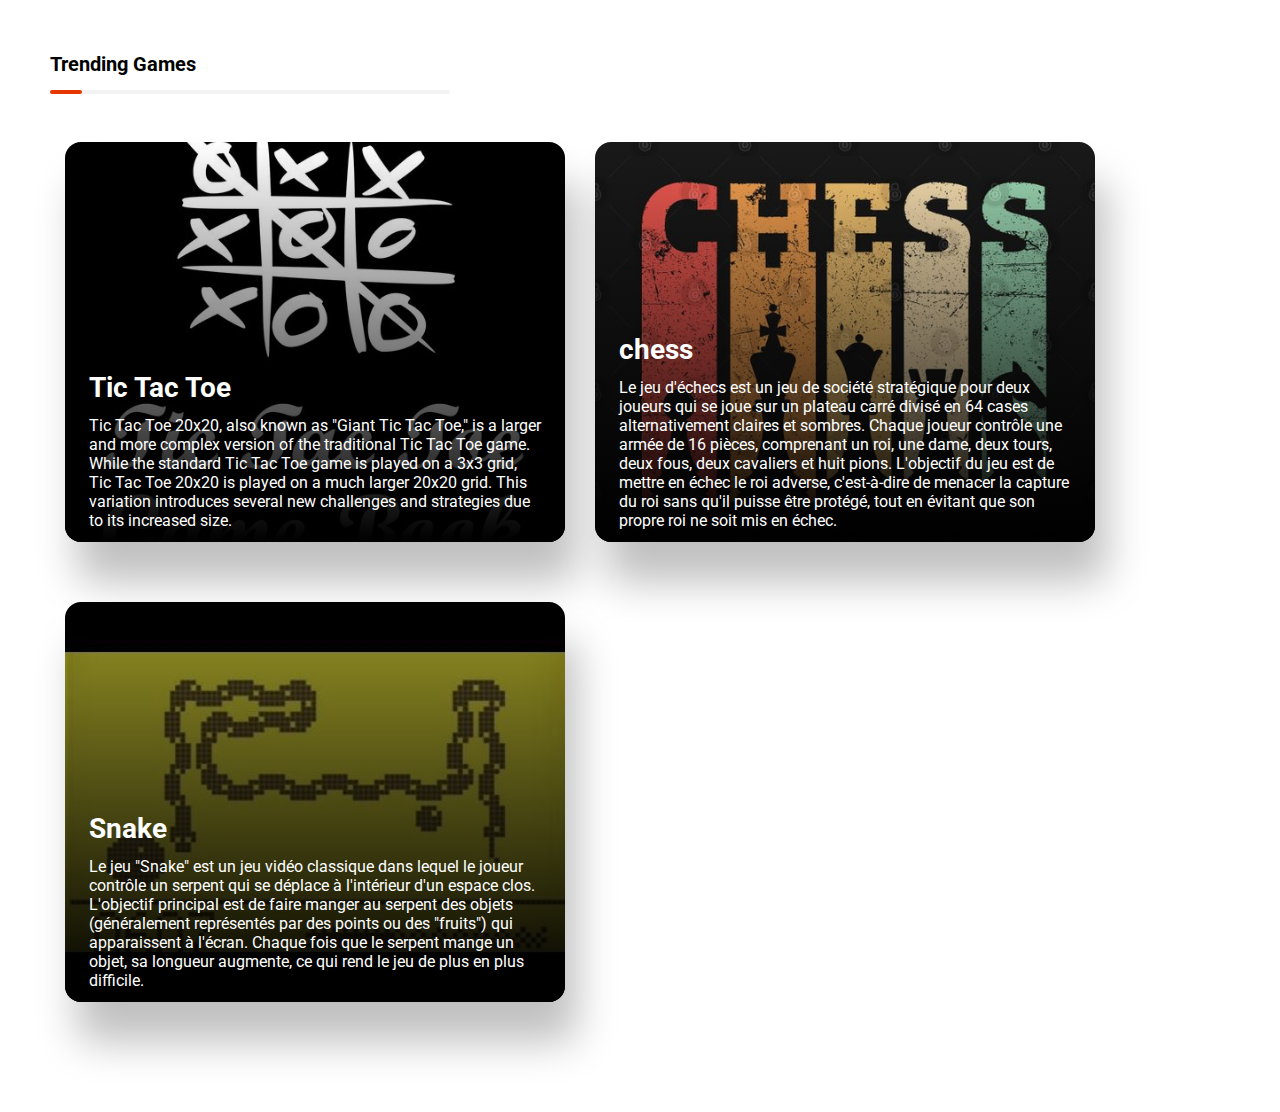
<file: index.html>
<!DOCTYPE html>
<html lang="en">
<head>
    <meta charset="UTF-8">
    <meta name="viewport" content="width=device-width, initial-scale=1.0">
    <link rel="stylesheet" href="/Style/style.css">
    <link rel="icon"  type="image/x-icon" href="image/cddea39b17378d5fc6eae06d00c6738d.jpg">
    <title>Tic Tac Toe</title>
</head>
<body>
    <section class="game-section">
        <h2 class="line-title">trending games</h2>
        <div class="games">
        <a href="TicTacToe.html">
            <div class="owl-carousel custom-carousel owl-theme">
                <div class="item active" style="background-image: url(image/3079089042aacaceb477a42924634fe5.jpg);">
                  <div class="item-desc">
                    <h3>Tic Tac Toe</h3>
                    <p>Tic Tac Toe 20x20, also known as "Giant Tic Tac Toe," is a larger and more complex version of the
                       traditional Tic Tac Toe game. While the standard Tic Tac Toe game is played on a 3x3 grid,
                       Tic Tac Toe 20x20 is played on a much larger 20x20 grid.
                       This variation introduces several new challenges and strategies due to its increased size.</p>
                  </div>
                </div>
              </div>
        </a>
        <a href="">
          <div class="owl-carousel custom-carousel owl-theme">
              <div class="item active" style="background-image: url(image/chess.jpg);">
                <div class="item-desc">
                  <h3>chess</h3>
                  <p> 
                    Le jeu d'échecs est un jeu de société stratégique pour deux joueurs qui se joue sur un plateau carré divisé en 64 cases alternativement claires et sombres. 
                    Chaque joueur contrôle une armée de 16 pièces, comprenant un roi, une dame, deux tours, deux fous, deux cavaliers et huit pions. L'objectif du jeu est de mettre en échec le roi adverse,
                     c'est-à-dire de menacer la capture du roi sans qu'il puisse être protégé, tout en évitant que son propre roi ne soit mis en échec.</p>
                </div>
              </div>
            </div>
      </a>
      <a href="">
        <div class="owl-carousel custom-carousel owl-theme">
            <div class="item active" style="background-image: url(image/d22010476be1ab86bcefdc5c80738b7b.jpg);">
              <div class="item-desc">
                <h3>Snake</h3>
                <p>
                  Le jeu "Snake" est un jeu vidéo classique dans lequel le joueur contrôle un serpent qui se déplace à l'intérieur d'un espace clos. L'objectif principal est de faire manger au serpent des objets (généralement représentés par des points ou des "fruits") qui apparaissent à l'écran. Chaque fois que le serpent mange un objet, sa longueur augmente, ce qui rend le jeu de plus en plus difficile.
              </div>
            </div>
          </div>
    </a>
    
    </div>
        </div>
      </section>
</body>
<script src="Script/script.js"></script>
</html>
</file>
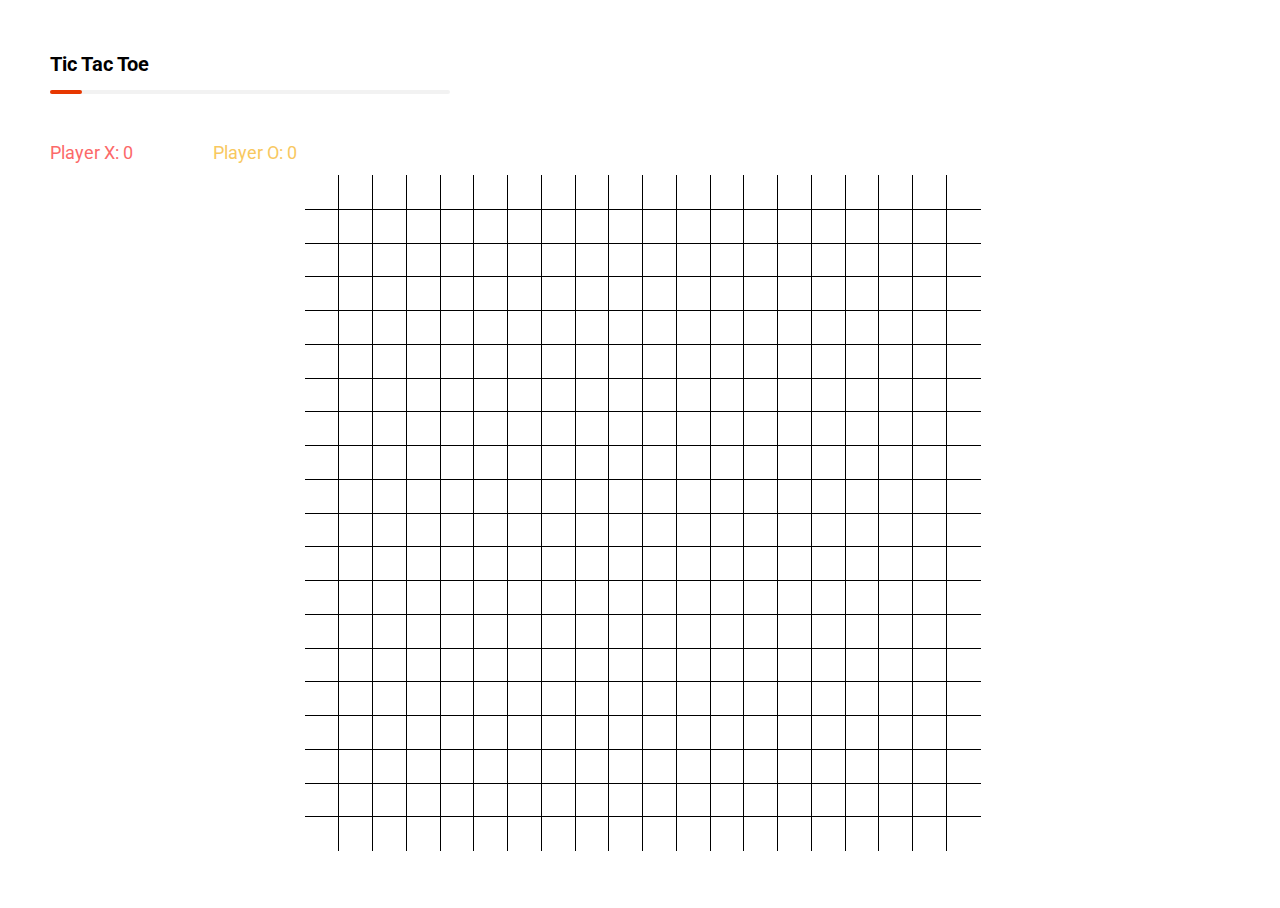
<file: TicTacToe.html>
<!DOCTYPE html>
<html lang="en">
<head>
    <meta charset="UTF-8">
    <meta name="viewport" content="width=device-width, initial-scale=1.0">
    <link rel="stylesheet" href="/Style/style.css">
    <link rel="icon"  type="image/x-icon" href="image/cddea39b17378d5fc6eae06d00c6738d.jpg">
    <title>Tic Tac Toe</title>
</head>
<body>
    <section class="game-section">
        <h2 class="line-title">Tic Tac Toe</h2>
        <div class="scores">
            <div class="playerX-score">Player X: 0</div>
            <div class="playerO-score">Player O: 0</div>
        </div>
        <div id="win-message" class="hidden">
            <p></p>
        </div>      
        <div class="board">
        </div>
    </section>
</body>
<script src="Script/script.js"></script>
</html>
</file>
<file: Style/style.css>
@charset "utf-8";

/******* Fonts Import Start **********/
@import url("https://fonts.googleapis.com/css2?family=Roboto:wght@400;700&display=swap");
/********* Fonts Face CSS End **********/

/******* Common Element CSS Start ******/
* {
  margin: 0px;
  padding: 0px;
}
body {
  font-family: "Roboto", sans-serif;
  font-size: 16px;
}
.clear {
  clear: both;
}
img {
  max-width: 100%;
  border: 0px;
}
ul,
ol {
  list-style: none;
}
a {
  text-decoration: none;
  color: inherit;
  outline: none;
  transition: all 0.4s ease-in-out;
  -webkit-transition: all 0.4s ease-in-out;
}
a:focus,
a:active,
a:visited,
a:hover {
  text-decoration: none;
  outline: none;
}
a:hover {
  color: #e73700;
}
h2 {
  margin-bottom: 48px;
  padding-bottom: 16px;
  font-size: 20px;
  line-height: 28px;
  font-weight: 700;
  position: relative;
  text-transform: capitalize;
}
h3 {
  margin: 0 0 10px;
  font-size: 28px;
  line-height: 36px;
}
button {
  outline: none !important;
}
/******* Common Element CSS End *********/

/* -------- title style ------- */
.line-title {
  position: relative;
  width: 400px;
}
.line-title::before,
.line-title::after {
  content: "";
  position: absolute;
  bottom: 0;
  left: 0;
  height: 4px;
  border-radius: 2px;
}
.line-title::before {
  width: 100%;
  background: #f2f2f2;
}
.line-title::after {
  width: 32px;
  background: #e73700;
}

/******* Middle section CSS Start ******/
/* -------- Landing page ------- */
.games{
display: flex;
flex-wrap: wrap;

}
.game-section {
  padding: 50px 50px;
}
.game-section .owl-stage {
  margin: 15px 0;
  display: flex;
  display: -webkit-flex;
}
.game-section .item {
  margin: 0 15px 60px;
  width: 320px;
  height: 400px;
  display: flex;
  display: -webkit-flex;
  align-items: flex-end;
  -webkit-align-items: flex-end;
  background: #343434 no-repeat center center / cover;
  border-radius: 16px;
  overflow: hidden;
  position: relative;
  transition: all 0.4s ease-in-out;
  -webkit-transition: all 0.4s ease-in-out;
  cursor: pointer;
}
.game-section .item.active {
  width: 500px;
  box-shadow: 12px 40px 40px rgba(0, 0, 0, 0.25);
  -webkit-box-shadow: 12px 40px 40px rgba(0, 0, 0, 0.25);
}
.game-section .item:after {
  content: "";
  display: block;
  position: absolute;
  height: 100%;
  width: 100%;
  left: 0;
  top: 0;
  background-image: linear-gradient(rgba(0, 0, 0, 0), rgba(0, 0, 0, 1));
}
.game-section .item-desc {
  padding: 0 24px 12px;
  color: #fff;
  position: relative;
  z-index: 1;
  overflow: hidden;
  transform: translateY(calc(100% - 54px));
  -webkit-transform: translateY(calc(100% - 54px));
  transition: all 0.4s ease-in-out;
  -webkit-transition: all 0.4s ease-in-out;
}
.game-section .item.active .item-desc {
  transform: none;
  -webkit-transform: none;
}
.game-section .item-desc p {
  opacity: 0;
  -webkit-transform: translateY(32px);
  transform: translateY(32px);
  transition: all 0.4s ease-in-out 0.2s;
  -webkit-transition: all 0.4s ease-in-out 0.2s;
}
.game-section .item.active .item-desc p {
  opacity: 1;
  -webkit-transform: translateY(0);
  transform: translateY(0);
}
.game-section .owl-theme.custom-carousel .owl-dots {
  margin-top: -20px;
  position: relative;
  z-index: 5;
}
/******** Middle section CSS End *******/

/***** responsive css Start ******/

@media (min-width: 992px) and (max-width: 1199px) {
  h2 {
    margin-bottom: 32px;
  }
  h3 {
    margin: 0 0 8px;
    font-size: 24px;
    line-height: 32px;
  }

  /* -------- Landing page ------- */
  .game-section {
    padding: 50px 30px;
  }
  .game-section .item {
    margin: 0 12px 60px;
    width: 260px;
    height: 360px;
  }
  .game-section .item.active {
    width: 400px;
  }
  .game-section .item-desc {
    transform: translateY(calc(100% - 46px));
    -webkit-transform: translateY(calc(100% - 46px));
  }
}

@media (min-width: 768px) and (max-width: 991px) {
  h2 {
    margin-bottom: 32px;
  }
  h3 {
    margin: 0 0 8px;
    font-size: 24px;
    line-height: 32px;
  }
  .line-title {
    width: 330px;
  }

  /* -------- Landing page ------- */
  .game-section {
    padding: 50px 30px 40px;
  }
  .game-section .item {
    margin: 0 12px 60px;
    width: 240px;
    height: 330px;
  }
  .game-section .item.active {
    width: 360px;
  }
  .game-section .item-desc {
    transform: translateY(calc(100% - 42px));
    -webkit-transform: translateY(calc(100% - 42px));
  }
}

@media (max-width: 767px) {
  body {
    font-size: 14px;
  }
  h2 {
    margin-bottom: 20px;
  }
  h3 {
    margin: 0 0 8px;
    font-size: 19px;
    line-height: 24px;
  }
  .line-title {
    width: 250px;
  }

  /* -------- Landing page ------- */
  .game-section {
    padding: 30px 15px 20px;
  }
  .game-section .item {
    margin: 0 10px 40px;
    width: 200px;
    height: 280px;
  }
  .game-section .item.active {
    width: 270px;
    box-shadow: 6px 10px 10px rgba(0, 0, 0, 0.25);
    -webkit-box-shadow: 6px 10px 10px rgba(0, 0, 0, 0.25);
  }
  .game-section .item-desc {
    padding: 0 14px 5px;
    transform: translateY(calc(100% - 42px));
    -webkit-transform: translateY(calc(100% - 42px));
  }
}



/* Style the game board */
.board {
  width: 75vh;
  height: 75vh;
  display: grid;
  grid-template-columns: repeat(20, 1fr); /* Create a 3x3 grid */
  grid-template-rows: repeat(20, 1fr);
  margin: 10px auto;
  justify-content: center;
}

/* Style the individual cells */
.board div {
  width: 100%;
  height: 100%;
  background-color: #ffffff;
  color: rgb(0, 0, 0);
  text-align: center;
  margin: 2px;
  font-size: 25px;
  font-weight: bold;
  cursor: pointer;
  border: 1px solid #000000 ;
}

/* Add hover effect for cells */
.board div:hover {
  background-color: #7e7e7e;
  color: #fff;
}
.cell:nth-child(-n+20){
  border-top: none;
}
.cell:nth-child(n-20){
  border-bottom: none;
}

.cell:nth-child(20n){
  border-right: none;
}

.cell:nth-child(20n + 1) {
  border-left: none;
}

/* Add this to your CSS file */
.cell.winning {
  background-color: green;
  color: white;
}
.scores{
  display: flex;
  flex-wrap: wrap;
}

.playerX-score{
  margin-right: 5rem;
  color: #fc6969;
  font-size: large;
}
.playerO-score{
  color: #f8c860;
  font-size: large;
}
.playerX {
  color: #fc6969;
}

.playerO {
  color: #f8c860;
}
#win-message{
  text-align: center;
  font-size: x-large;
  font-family: 'Gill Sans', 'Gill Sans MT', Calibri, 'Trebuchet MS', sans-serif;
  
}
</file>
